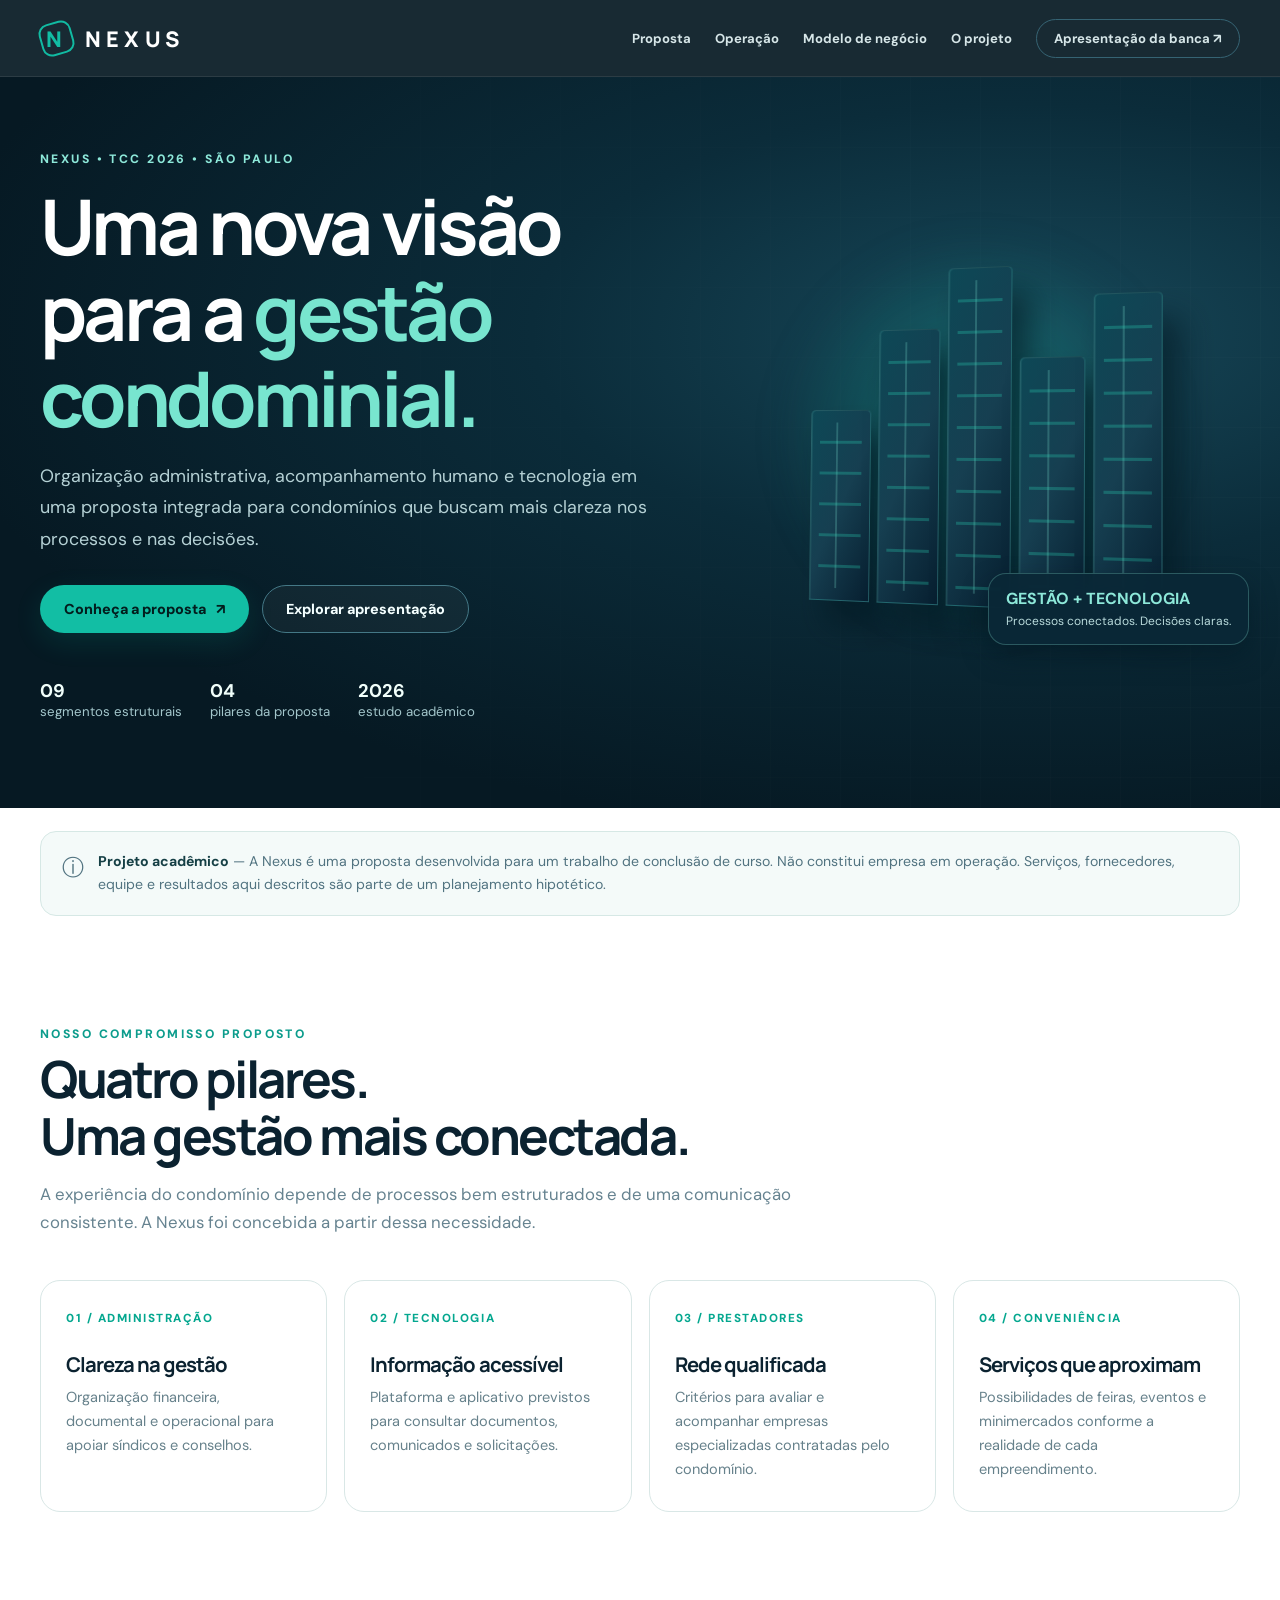
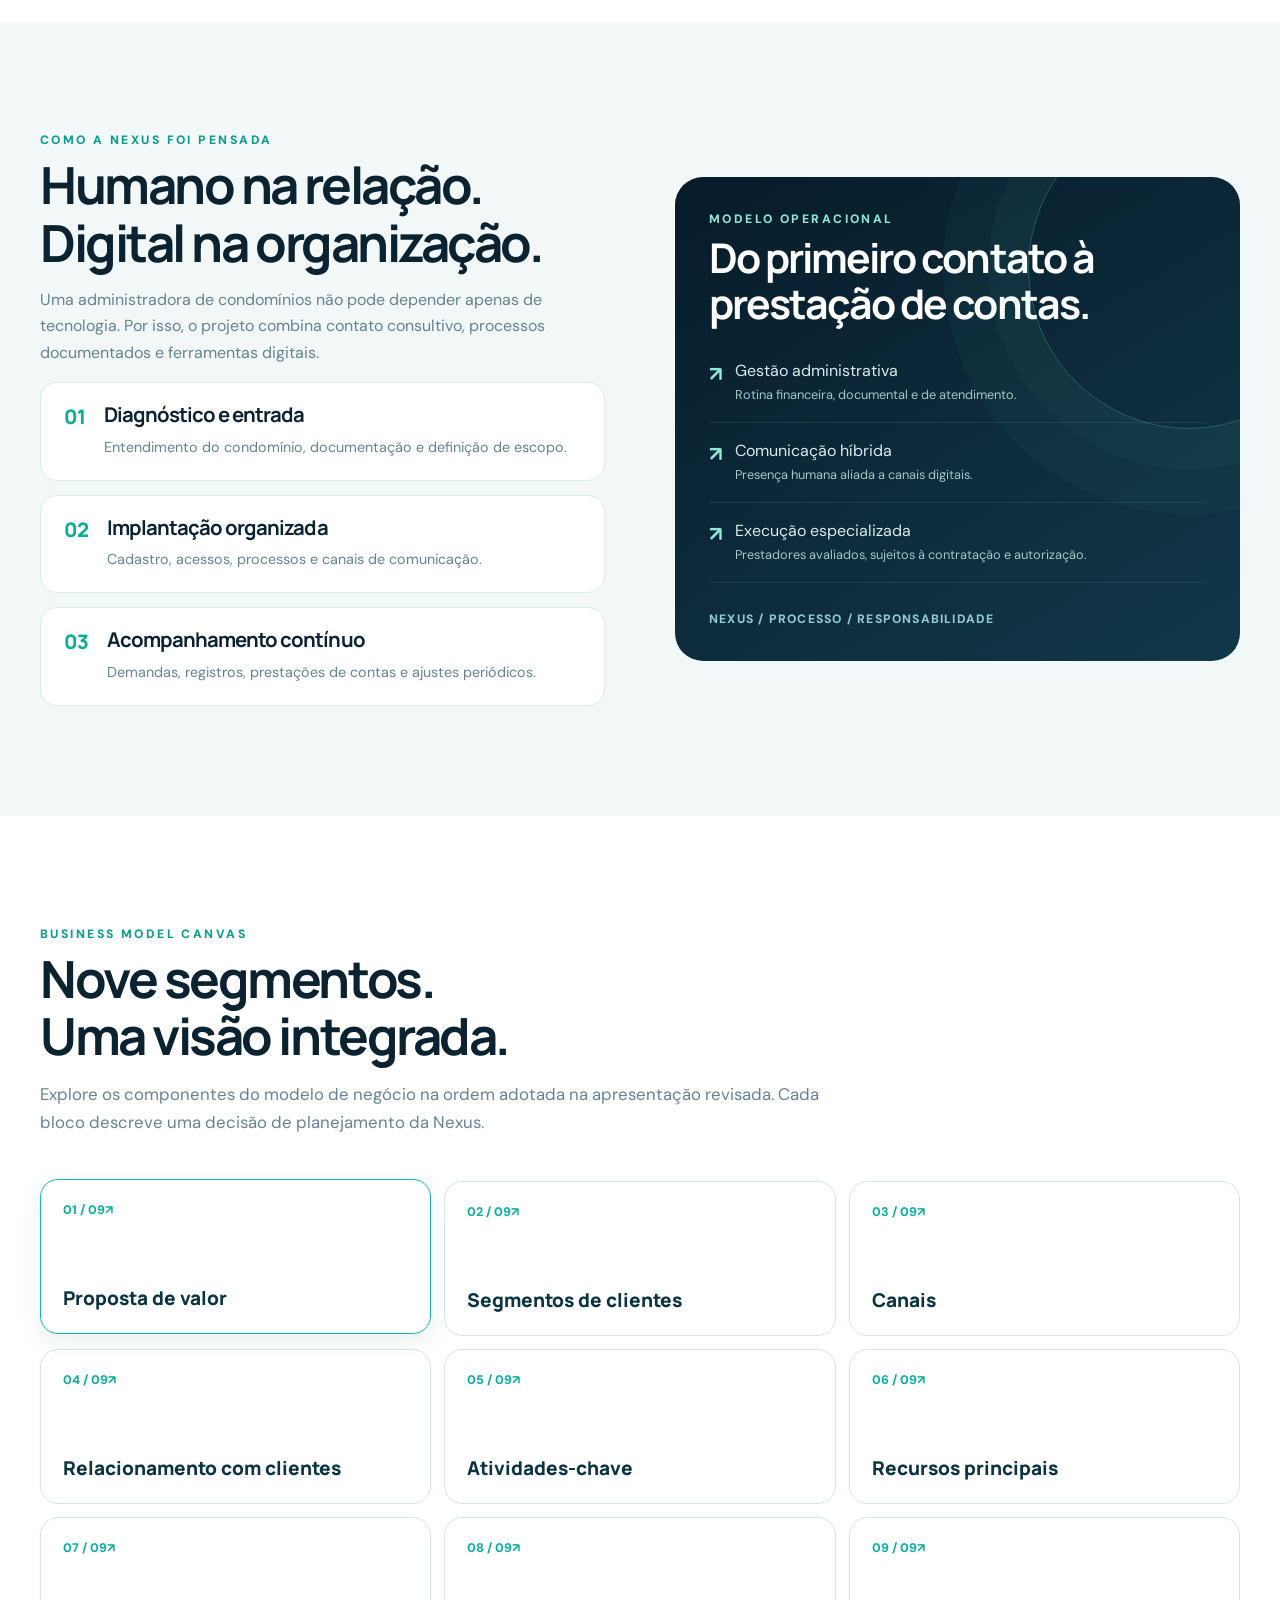
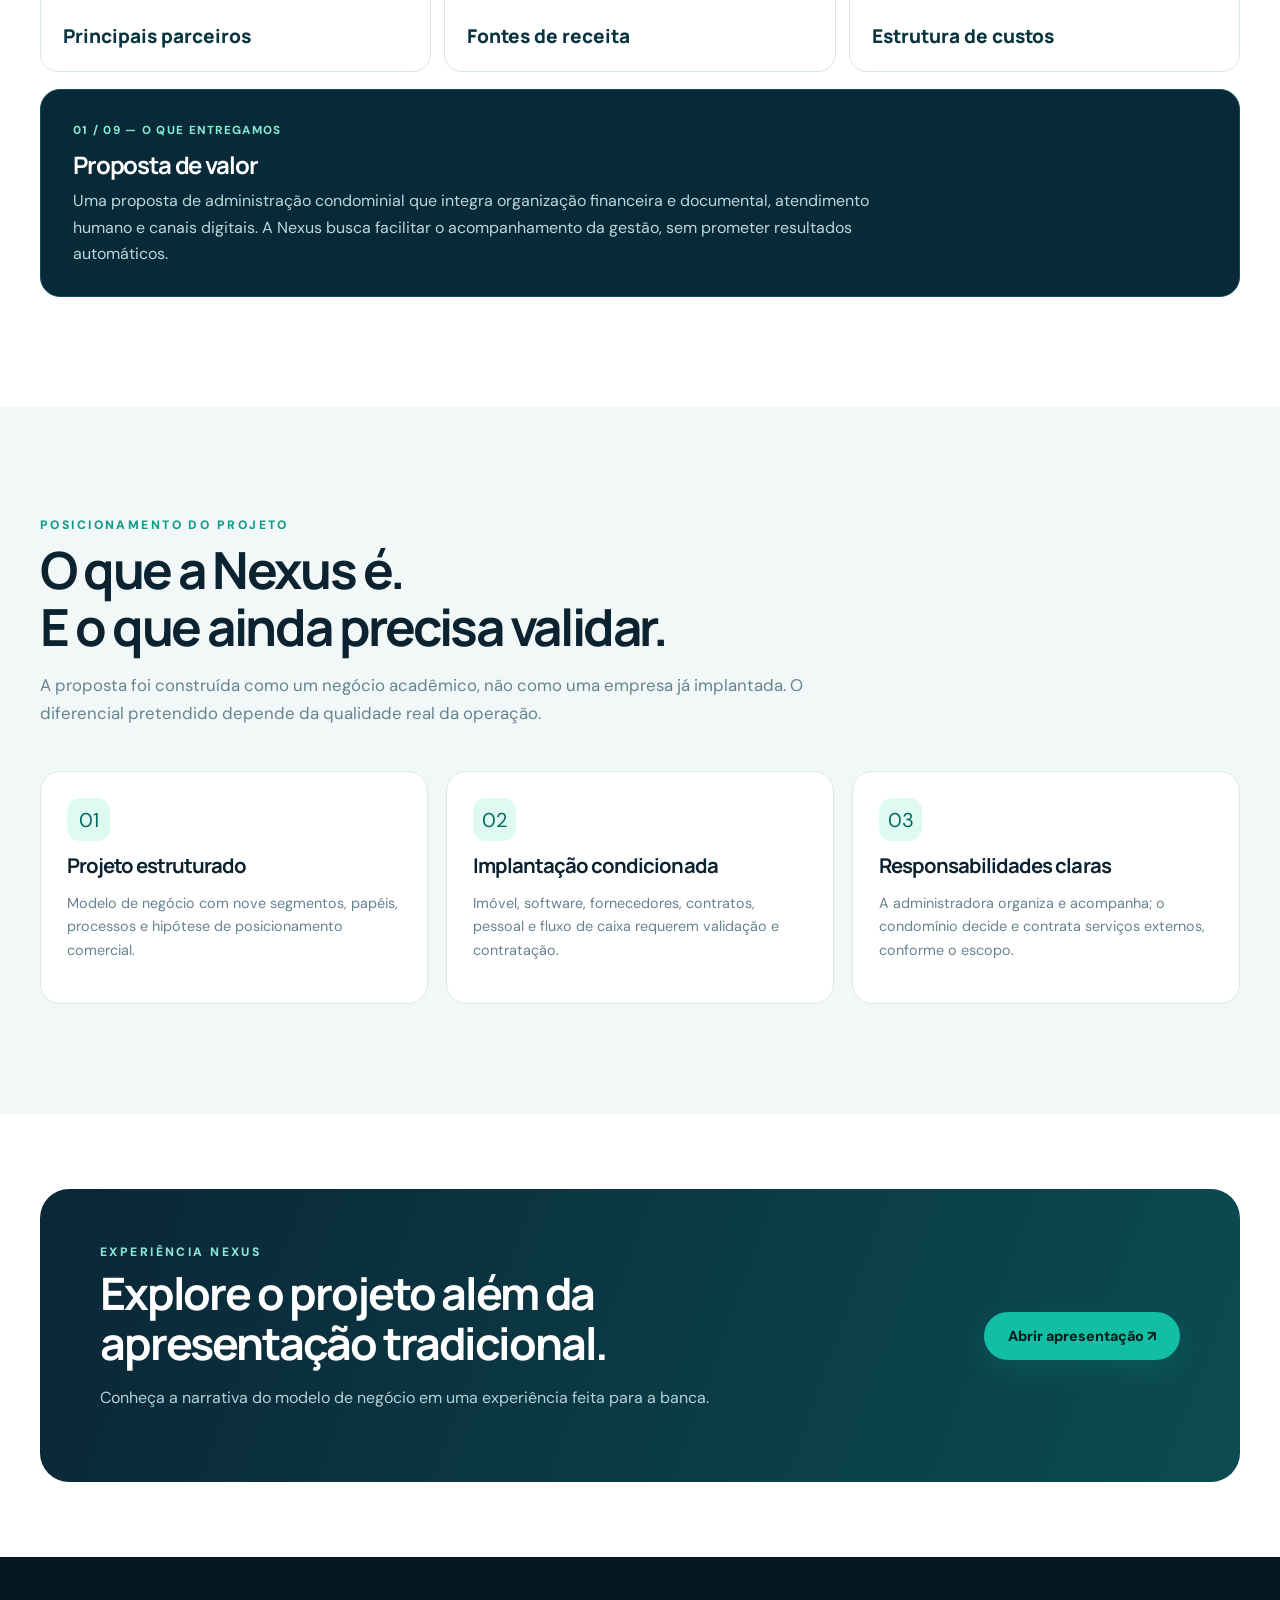
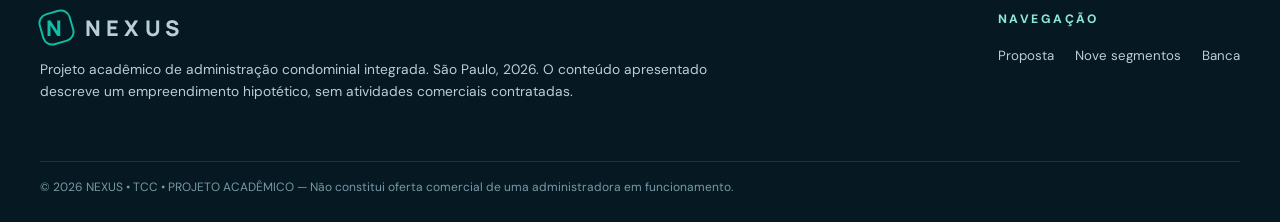
<file: index.html>
<!DOCTYPE html><html lang="pt-BR"><head><meta charset="utf-8"><meta name="viewport" content="width=device-width,initial-scale=1"><meta name="description" content="Conheça a Nexus: projeto acadêmico de uma administradora condominial com gestão integrada, tecnologia e atendimento humano. TCC 2026."><meta name="theme-color" content="#061923"><link rel="icon" type="image/svg+xml" href="assets/favicon.svg"><link rel="stylesheet" href="assets/style.css"><title>NEXUS | Gestão condominial integrada — Projeto acadêmico</title></head><body>
<nav class="nav"><div class="contain nav-inner"><a class="logo" href="#inicio" aria-label="Nexus, início"><span class="mark"><span>N</span></span>NEXUS</a><button class="menu-toggle" id="menuToggle" aria-controls="navLinks" aria-expanded="false">Menu ☰</button><div class="navlinks" id="navLinks"><a href="#proposta">Proposta</a><a href="#operacao">Operação</a><a href="#modelo">Modelo de negócio</a><a href="#projeto">O projeto</a><a class="nav-cta" href="banca/">Apresentação da banca ↗</a></div></div></nav>
<header class="hero" id="inicio"><div class="contain hero-grid"><div class="hero-copy"><div class="eyebrow light">NEXUS • TCC 2026 • SÃO PAULO</div><h1>Uma nova visão para a <span style="color:#78e5cf">gestão condominial.</span></h1><p class="intro">Organização administrativa, acompanhamento humano e tecnologia em uma proposta integrada para condomínios que buscam mais clareza nos processos e nas decisões.</p><div class="hero-actions"><a class="btn btn-primary" href="#proposta">Conheça a proposta <span aria-hidden="true">↗</span></a><a class="btn btn-outline" href="banca/">Explorar apresentação</a></div><div class="hero-cred"><div><b>09</b> segmentos estruturais</div><div><b>04</b> pilares da proposta</div><div><b>2026</b> estudo acadêmico</div></div></div><div class="architecture" aria-hidden="true"><div class="glow"></div><div class="building-set"><div class="tower"></div><div class="tower"></div><div class="tower"></div><div class="tower"></div><div class="tower"></div></div><div class="arch-caption"><strong>GESTÃO + TECNOLOGIA</strong><span>Processos conectados. Decisões claras.</span></div></div></div></header>
<div class="contain" style="margin-top:23px"><div class="notice"><span aria-hidden="true" style="font-size:1.4rem">ⓘ</span><div><b>Projeto acadêmico</b> — A Nexus é uma proposta desenvolvida para um trabalho de conclusão de curso. Não constitui empresa em operação. Serviços, fornecedores, equipe e resultados aqui descritos são parte de um planejamento hipotético.</div></div></div>
<section id="proposta" class="sect"><div class="contain"><div class="section-head reveal"><div class="eyebrow">NOSSO COMPROMISSO PROPOSTO</div><h2>Quatro pilares.<br>Uma gestão mais conectada.</h2><p>A experiência do condomínio depende de processos bem estruturados e de uma comunicação consistente. A Nexus foi concebida a partir dessa necessidade.</p></div><div class="grid-4"><article class="feature reveal"><small>01 / ADMINISTRAÇÃO</small><h3>Clareza na gestão</h3><p>Organização financeira, documental e operacional para apoiar síndicos e conselhos.</p></article><article class="feature reveal"><small>02 / TECNOLOGIA</small><h3>Informação acessível</h3><p>Plataforma e aplicativo previstos para consultar documentos, comunicados e solicitações.</p></article><article class="feature reveal"><small>03 / PRESTADORES</small><h3>Rede qualificada</h3><p>Critérios para avaliar e acompanhar empresas especializadas contratadas pelo condomínio.</p></article><article class="feature reveal"><small>04 / CONVENIÊNCIA</small><h3>Serviços que aproximam</h3><p>Possibilidades de feiras, eventos e minimercados conforme a realidade de cada empreendimento.</p></article></div></div></section>
<section id="operacao" class="sect soft"><div class="contain split"><div class="reveal"><div class="eyebrow">COMO A NEXUS FOI PENSADA</div><h2>Humano na relação.<br>Digital na organização.</h2><p class="muted">Uma administradora de condomínios não pode depender apenas de tecnologia. Por isso, o projeto combina contato consultivo, processos documentados e ferramentas digitais.</p><div class="steps"><div class="step"><div class="step-num">01</div><div><h3>Diagnóstico e entrada</h3><p>Entendimento do condomínio, documentação e definição de escopo.</p></div></div><div class="step"><div class="step-num">02</div><div><h3>Implantação organizada</h3><p>Cadastro, acessos, processos e canais de comunicação.</p></div></div><div class="step"><div class="step-num">03</div><div><h3>Acompanhamento contínuo</h3><p>Demandas, registros, prestações de contas e ajustes periódicos.</p></div></div></div></div><div class="graphic-panel reveal"><div class="eyebrow light">MODELO OPERACIONAL</div><h2 style="font-size:clamp(2rem,3.2vw,3.7rem)">Do primeiro contato à prestação de contas.</h2><div class="data-line"><b>↗</b><div><span>Gestão administrativa</span><p>Rotina financeira, documental e de atendimento.</p></div></div><div class="data-line"><b>↗</b><div><span>Comunicação híbrida</span><p>Presença humana aliada a canais digitais.</p></div></div><div class="data-line"><b>↗</b><div><span>Execução especializada</span><p>Prestadores avaliados, sujeitos à contratação e autorização.</p></div></div><div class="graphic-foot">NEXUS / PROCESSO / RESPONSABILIDADE</div></div></div></section>
<section id="modelo" class="sect"><div class="contain"><div class="section-head reveal"><div class="eyebrow">BUSINESS MODEL CANVAS</div><h2>Nove segmentos.<br>Uma visão integrada.</h2><p>Explore os componentes do modelo de negócio na ordem adotada na apresentação revisada. Cada bloco descreve uma decisão de planejamento da Nexus.</p></div><div id="canvasGrid" class="canvas-grid reveal" role="group" aria-label="Nove segmentos do negócio"></div><div class="detail reveal" id="canvasDetail" aria-live="polite"></div></div></section>
<section id="projeto" class="sect soft"><div class="contain"><div class="section-head reveal"><div class="eyebrow">POSICIONAMENTO DO PROJETO</div><h2>O que a Nexus é.<br>E o que ainda precisa validar.</h2><p>A proposta foi construída como um negócio acadêmico, não como uma empresa já implantada. O diferencial pretendido depende da qualidade real da operação.</p></div><div class="roles"><article class="role reveal"><div class="ico">01</div><h3>Projeto estruturado</h3><p>Modelo de negócio com nove segmentos, papéis, processos e hipótese de posicionamento comercial.</p></article><article class="role reveal"><div class="ico">02</div><h3>Implantação condicionada</h3><p>Imóvel, software, fornecedores, contratos, pessoal e fluxo de caixa requerem validação e contratação.</p></article><article class="role reveal"><div class="ico">03</div><h3>Responsabilidades claras</h3><p>A administradora organiza e acompanha; o condomínio decide e contrata serviços externos, conforme o escopo.</p></article></div></div></section>
<section class="sect compact"><div class="contain"><div class="banner reveal"><div><div class="eyebrow light">EXPERIÊNCIA NEXUS</div><h2>Explore o projeto além da apresentação tradicional.</h2><p>Conheça a narrativa do modelo de negócio em uma experiência feita para a banca.</p></div><a class="btn btn-primary" href="banca/">Abrir apresentação ↗</a></div></div></section>
<footer class="foot"><div class="contain"><div class="foot-grid"><div><a class="logo" href="#inicio"><span class="mark"><span>N</span></span>NEXUS</a><p>Projeto acadêmico de administração condominial integrada. São Paulo, 2026. O conteúdo apresentado descreve um empreendimento hipotético, sem atividades comerciais contratadas.</p></div><div><div class="eyebrow light">NAVEGAÇÃO</div><div class="foot-links"><a href="#proposta">Proposta</a><a href="#modelo">Nove segmentos</a><a href="banca/">Banca</a></div></div></div><div class="foot-bottom">© 2026 NEXUS • TCC • PROJETO ACADÊMICO — Não constitui oferta comercial de uma administradora em funcionamento.</div></div></footer><script src="assets/app.js"></script>  <script defer src="assets/abalion-bridge.js"></script>
</body></html>
</file>
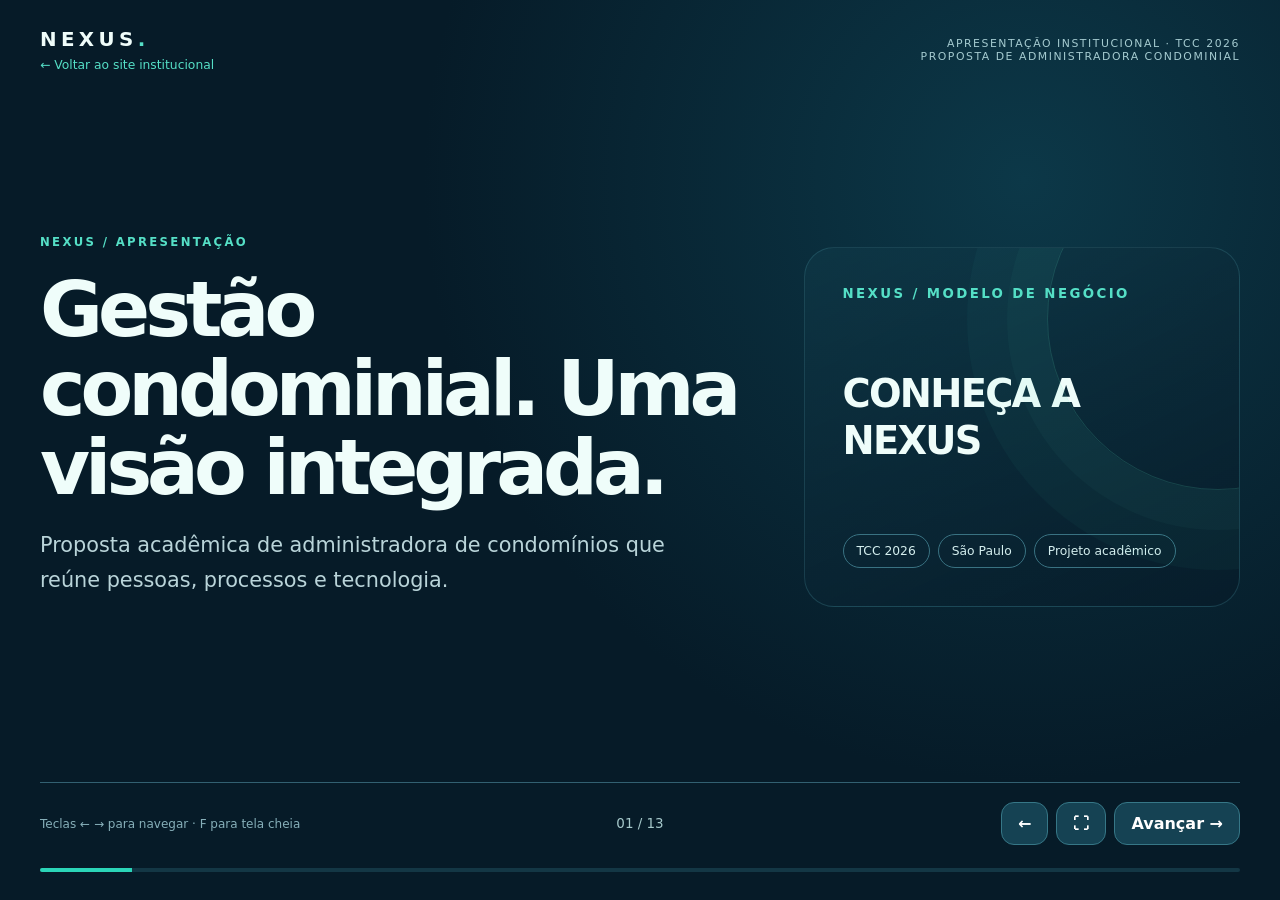
<file: banca/index.html>
<!doctype html><html lang="pt-BR"><head><meta charset="utf-8"><meta name="viewport" content="width=device-width, initial-scale=1"><meta name="theme-color" content="#071b27"><title>NEXUS | Experiência de banca</title><style>
:root{--bg:#061b28;--panel:#0d2e3d;--aqua:#55dfc6;--text:#effdfa;--muted:#a5cbd0;--line:#28576a}
*{box-sizing:border-box}body{margin:0;font-family:system-ui,-apple-system,Segoe UI,Arial,sans-serif;background:radial-gradient(circle at 80% 20%,#0c3848 0%,transparent 48%),var(--bg);color:var(--text);min-height:100dvh}button,a{font:inherit}button{cursor:pointer}.shell{max-width:1450px;min-height:100dvh;margin:0 auto;display:flex;flex-direction:column;padding:28px 40px}.top{display:flex;align-items:center;justify-content:space-between;gap:12px}.logo{font-weight:900;letter-spacing:.22em;font-size:1.24rem}.minitag{font-size:.68rem;letter-spacing:.14em;text-transform:uppercase;color:var(--muted);text-align:right}.back{font-size:.77rem;text-decoration:none;color:var(--aqua);display:block;margin-top:7px}.main{flex:1;display:grid;grid-template-columns:1.25fr .75fr;align-items:center;gap:36px;padding:48px 0}.copy{max-width:850px}.eyebrow{font-weight:800;letter-spacing:.2em;text-transform:uppercase;font-size:.73rem;color:var(--aqua)}h1{font-size:clamp(2.7rem,6vw,6.2rem);line-height:1.03;letter-spacing:-.065em;margin:21px 0}p{font-size:clamp(1rem,1.7vw,1.3rem);line-height:1.7;color:#b9d4d9;max-width:680px}.aside{min-height:360px;border:1px solid #3877855c;border-radius:30px;background:linear-gradient(155deg,#113c4b88,#071c2ad9);padding:38px;position:relative;display:flex;flex-direction:column;justify-content:space-between;overflow:hidden}.aside:after{content:'';position:absolute;width:340px;height:340px;border-radius:50%;border:1px solid #5fdfbe2c;right:-150px;top:-100px;box-shadow:0 0 0 40px #47d1b90a,0 0 0 80px #47d1b909}.aside small{color:var(--aqua);font-weight:800;letter-spacing:.18em}.aside h2{font-size:clamp(1.8rem,3vw,3rem);letter-spacing:-.045em;line-height:1.2;margin:22px 0}.aside .chips{display:flex;gap:8px;flex-wrap:wrap}.chip{border:1px solid #397282;border-radius:99px;padding:9px 13px;font-size:.77rem;color:#d4eeee}.bottom{border-top:1px solid #326071;display:grid;grid-template-columns:1fr auto 1fr;gap:24px;align-items:center;padding:19px 0 6px}.controls{display:flex;gap:8px;justify-self:end}button{background:#154253;border:1px solid #367787;color:white;border-radius:13px;padding:11px 16px;font-weight:700;min-height:43px}button:hover{background:#216070}button:focus-visible{outline:2px solid var(--aqua);outline-offset:2px}.counter{color:#a6c9cb;font-size:.84rem;min-width:82px;text-align:center}.progress{height:4px;background:#133745;margin-top:17px;border-radius:6px;overflow:hidden}.bar{height:100%;background:#2bd5b8;transition:width .26s ease}.notes{font-size:.75rem;color:#86afb9}.summary-list{display:grid;gap:12px}.summary-item{display:flex;gap:12px;align-items:center;color:#c3dede}.summary-item b{color:var(--aqua);font-size:1.25rem}.mobile-hint{display:none}@media(max-width:830px){.shell{padding:17px 19px}.main{grid-template-columns:1fr;gap:14px;padding:34px 0}.aside{min-height:220px;padding:24px}.aside h2{font-size:1.7rem}.bottom{grid-template-columns:1fr auto;gap:12px}.notes{display:none}.controls{justify-self:end}.mobile-hint{display:block;font-size:.72rem;color:var(--muted)}h1{font-size:clamp(2.7rem,11vw,4.5rem)}}@media(prefers-reduced-motion:reduce){.bar{transition:none}}</style></head><body>
<div class="shell"><div class="top"><div><div class="logo">NEXUS<span style="color:#55dfc6">.</span></div><a class="back" href="../">← Voltar ao site institucional</a></div><div class="minitag">Apresentação institucional · TCC 2026<br>Proposta de administradora condominial</div></div><main class="main"><article class="copy" aria-live="polite"><div id="sLabel" class="eyebrow"></div><h1 id="sTitle"></h1><p id="sText"></p></article><aside class="aside"><small id="sMark">NEXUS / MODELO DE NEGÓCIO</small><h2 id="sAside"></h2><div id="sChips" class="chips"></div></aside></main><div class="bottom"><span class="notes">Teclas ← → para navegar · F para tela cheia</span><div class="counter" id="counter">01 / 13</div><div class="controls"><button type="button" id="prev" aria-label="Voltar slide">←</button><button type="button" id="full" aria-label="Tela cheia">⛶</button><button type="button" id="next" aria-label="Próximo slide">Avançar →</button></div></div><div class="progress"><div class="bar" id="bar"></div></div><div class="mobile-hint" style="padding-top:10px">Use os botões para navegar pelos 13 quadros.</div></div>
<script>
const slides=[
 ['NEXUS / APRESENTAÇÃO','Gestão condominial. Uma visão integrada.','Proposta acadêmica de administradora de condomínios que reúne pessoas, processos e tecnologia.','CONHEÇA A NEXUS',['TCC 2026','São Paulo','Projeto acadêmico']],
 ['O PROBLEMA','Uma rotina complexa exige organização.','Síndicos e conselhos lidam com cobranças, documentos, fornecedores, manutenção, comunicação e decisões.','DESAFIOS DA GESTÃO',['Finanças','Documentos','Pessoas']],
 ['01 / PROPOSTA DE VALOR','Mais clareza. Mais acompanhamento.','A proposta da Nexus é reunir informações, atendimento consultivo e tecnologia para apoiar a gestão e facilitar a comunicação.','NOSSA PROMESSA',['Organização','Transparência','Acompanhamento']],
 ['02 / CLIENTES','Pensada para condomínios exigentes.','O estudo contempla condomínios residenciais de maior porte, administrados por síndicos profissionais, e empreendimentos corporativos.','PÚBLICO-ALVO',['Residenciais','Síndicos','Corporativos']],
 ['03 / CANAIS','Presença onde começa a confiança.','Site institucional, busca, LinkedIn, contato comercial, indicações e eventos são os canais previstos para apresentar o negócio.','CONEXÕES',['Site','LinkedIn','Indicações']],
 ['04 / RELACIONAMENTO','Tecnologia e atendimento humano.','O modelo prevê implantação assistida, atendimento híbrido, registros de solicitações e prestação de contas periódica.','EXPERIÊNCIA',['Atendimento híbrido','Registros','Rotina']],
 ['05 / ATIVIDADES','Rotina acompanhada de ponta a ponta.','Organização financeira e documental, atendimento, coordenação de fornecedores e relatórios administrativos formam o trabalho central.','OPERAÇÃO',['Finanças','Documentos','Fornecedores']],
 ['06 / RECURSOS','Pessoas, estrutura e ferramentas.','A estrutura planejada combina cinco funções de equipe, escritório de referência em São Paulo e tecnologia contratada externamente.','CAPACIDADE',['Equipe','Escritório','Plataforma']],
 ['07 / PARCEIROS','Rede de execução especializada.','Empresas externas poderão atender necessidades de manutenção, segurança, conservação, paisagismo e conveniência, mediante seleção e aprovação.','REDE PROJETADA',['Homologação','Qualidade','Autorização']],
 ['08 / RECEITAS','Um modelo de remuneração planejado.','Honorários administrativos e serviços extraordinários contratados separadamente. As receitas de conveniência são possibilidades, não garantias.','MODELO COMERCIAL',['Honorários','Extras','Conveniências']],
 ['09 / CUSTOS','Sustentabilidade vem do planejamento.','Equipe, imóvel, tecnologia e capital de giro são elementos centrais. A viabilidade depende da conquista de clientes e do controle das despesas.','DISCIPLINA FINANCEIRA',['Pessoal','Tecnologia','Capital de giro']],
 ['IMPLANTAÇÃO','Da ideia à operação: etapas de validação.','O plano ainda precisaria validar contratos, preços, tecnologia, conformidade e segurança financeira antes de qualquer lançamento efetivo.','RESPONSABILIDADE',['Cotações','Testes','Contratos']],
 ['CONCLUSÃO','Nexus. Gestão com mais clareza.','Uma proposta acadêmica de integração condominial, construída para demonstrar visão de negócio, processos e disciplina de planejamento.','OBRIGADO',['TCC 2026','Nove segmentos','Nexus']]
];let i=0;const $=id=>document.getElementById(id);function render(){const [l,t,p,a,tags]=slides[i];$('sLabel').textContent=l;$('sTitle').textContent=t;$('sText').textContent=p;$('sAside').textContent=a;$('sChips').replaceChildren(...tags.map(v=>{let e=document.createElement('span');e.className='chip';e.textContent=v;return e}));$('counter').textContent=`${String(i+1).padStart(2,'0')} / ${slides.length}`;$('bar').style.width=((i+1)/slides.length*100)+'%'}
function move(n){i=Math.max(0,Math.min(slides.length-1,i+n));render()}$('next').addEventListener('click',()=>move(1));$('prev').addEventListener('click',()=>move(-1));$('full').addEventListener('click',()=>document.documentElement.requestFullscreen?.());document.addEventListener('keydown',e=>{if(e.key==='ArrowRight')move(1);if(e.key==='ArrowLeft')move(-1);if(e.key.toLowerCase()==='f'&&e.target.tagName!=='INPUT')document.documentElement.requestFullscreen?.()});render();
</script></body></html>
</file>
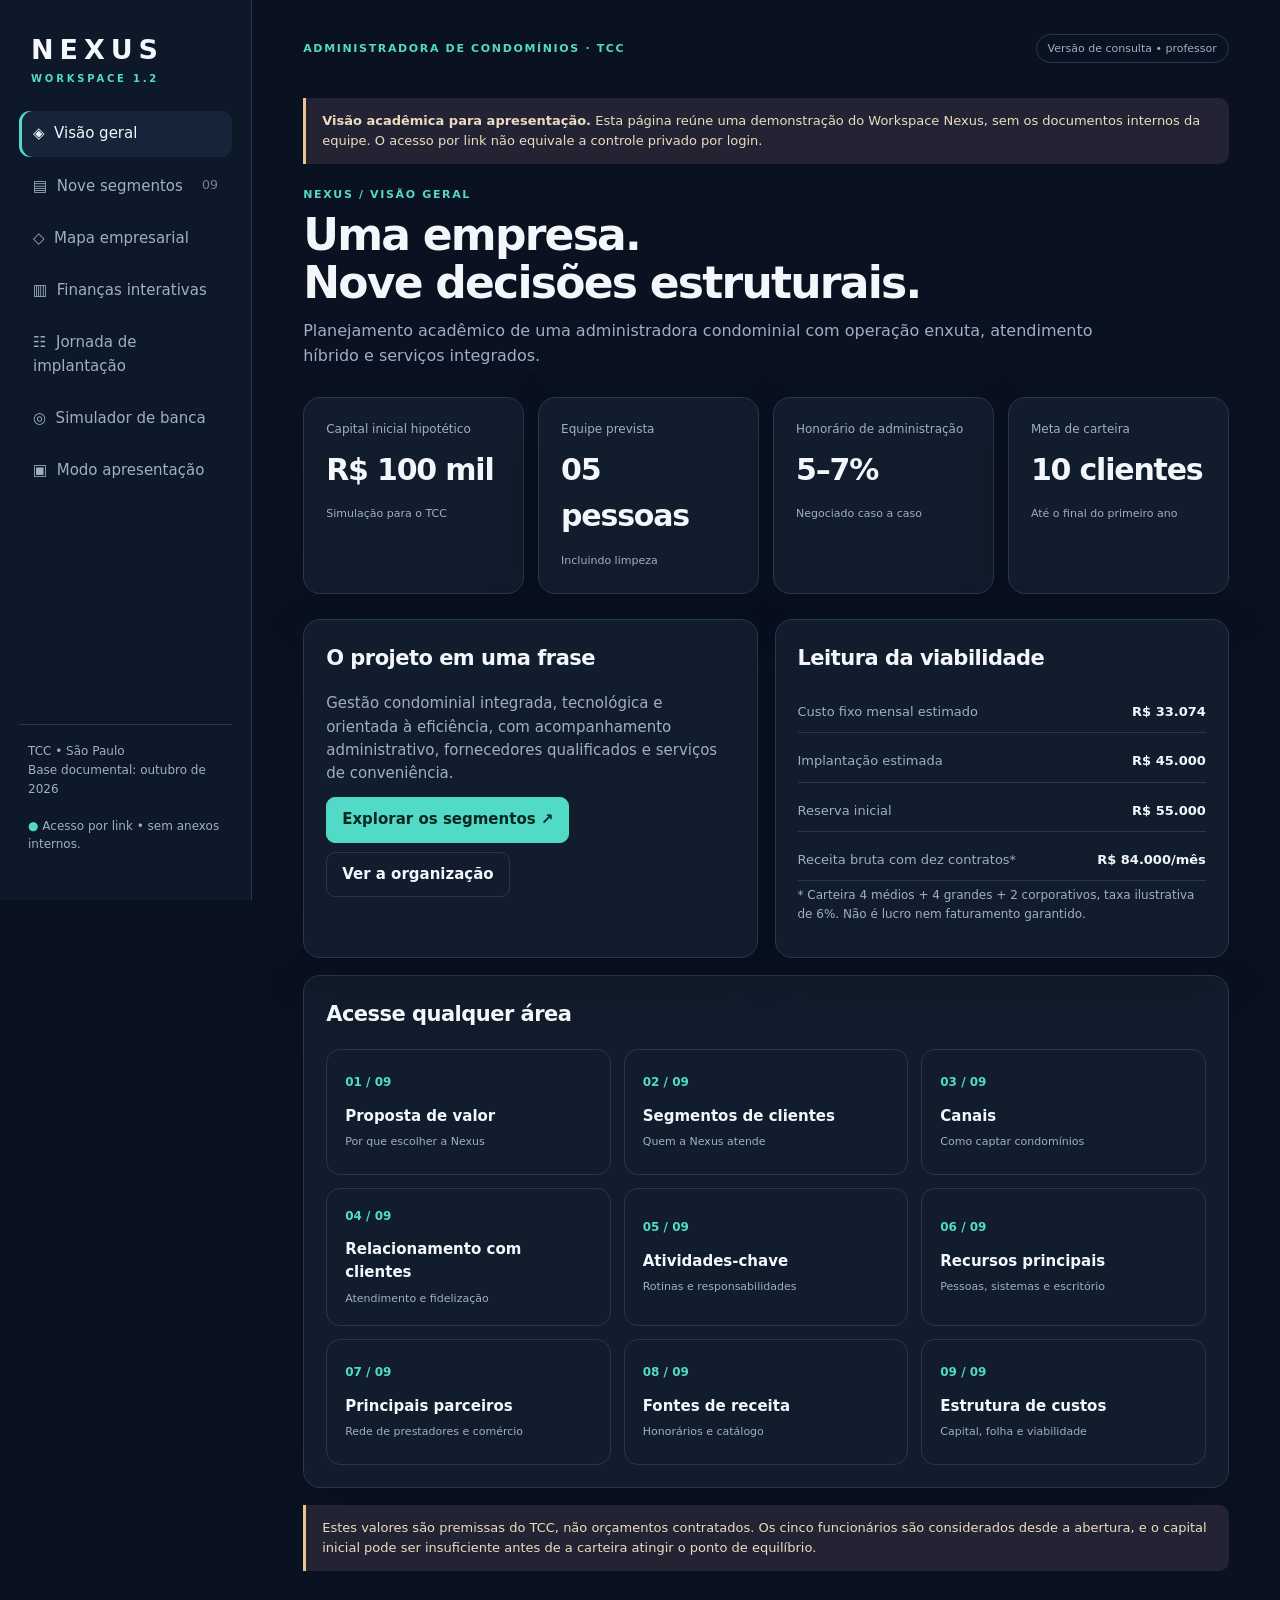
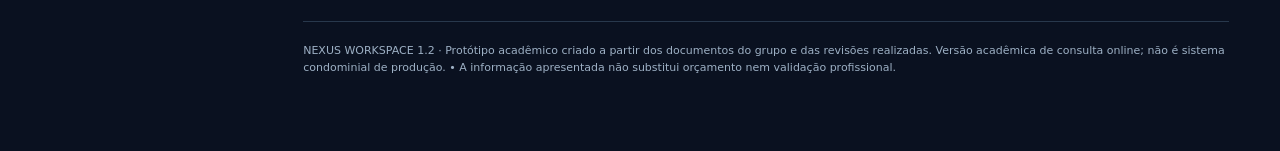
<file: professor/index.html>
<!doctype html><html lang="pt-BR"><head><meta charset="UTF-8"><meta name="viewport" content="width=device-width, initial-scale=1"><title>NEXUS | Visão da equipe para o professor — TCC</title><meta name="robots" content="noindex,nofollow"><meta name="description" content="Workspace acadêmico da Nexus: nove segmentos, mapa empresarial, simulador financeiro, treinamento de banca e documentos."><link rel="stylesheet" href="style.css"></head><body><div class="mobile-head"><strong>NEXUS</strong><button id="menuToggle" aria-label="Abrir menu">☰ Menu</button></div><div class="shell"><aside class="sidebar" id="sidebar"><div class="logo">NEXUS<small>WORKSPACE 1.2</small></div><nav class="nav" id="nav" aria-label="Menu principal"><button data-page="inicio" class="active">◈ &nbsp;Visão geral</button><button data-page="segmentos">▤ &nbsp;Nove segmentos <small>09</small></button><button data-page="mapa">◇ &nbsp;Mapa empresarial</button><button data-page="financas">▥ &nbsp;Finanças interativas</button><button data-page="tarefas">☷ &nbsp;Jornada de implantação</button><button data-page="banca">◎ &nbsp;Simulador de banca</button><button data-page="apresentacao">▣ &nbsp;Modo apresentação</button></nav><div class="sidefoot">TCC • São Paulo<br>Base documental: outubro de 2026<br><br><span class="success">●</span> Acesso por link • sem anexos internos.</div></aside><main class="main"><div class="topline"><span class="overline">Administradora de condomínios · TCC</span><span class="tag">Versão de consulta • professor</span></div>
<section class="section active" id="inicio"><div class="warning" style="margin-bottom:18px"><strong>Visão acadêmica para apresentação.</strong> Esta página reúne uma demonstração do Workspace Nexus, sem os documentos internos da equipe. O acesso por link não equivale a controle privado por login.</div><span class="overline">Nexus / Visão geral</span><h1>Uma empresa.<br>Nove decisões estruturais.</h1><p class="lead">Planejamento acadêmico de uma administradora condominial com operação enxuta, atendimento híbrido e serviços integrados.</p><div class="metrics"><div class="metric"><span>Capital inicial hipotético</span><strong>R$ 100 mil</strong><small>Simulação para o TCC</small></div><div class="metric"><span>Equipe prevista</span><strong>05 pessoas</strong><small>Incluindo limpeza</small></div><div class="metric"><span>Honorário de administração</span><strong>5–7%</strong><small>Negociado caso a caso</small></div><div class="metric"><span>Meta de carteira</span><strong>10 clientes</strong><small>Até o final do primeiro ano</small></div></div><div class="grid2"><article class="card"><h2>O projeto em uma frase</h2><p>Gestão condominial integrada, tecnológica e orientada à eficiência, com acompanhamento administrativo, fornecedores qualificados e serviços de conveniência.</p><div class="buttons"><button class="button" data-go="segmentos">Explorar os segmentos ↗</button><button class="ghost" data-go="mapa">Ver a organização</button></div></article><article class="card"><h2>Leitura da viabilidade</h2><div class="statlist"><div class="statrow"><span>Custo fixo mensal estimado</span><b>R$ 33.074</b></div><div class="statrow"><span>Implantação estimada</span><b>R$ 45.000</b></div><div class="statrow"><span>Reserva inicial</span><b>R$ 55.000</b></div><div class="statrow"><span>Receita bruta com dez contratos*</span><b>R$ 84.000/mês</b></div></div><p class="subtle">* Carteira 4 médios + 4 grandes + 2 corporativos, taxa ilustrativa de 6%. Não é lucro nem faturamento garantido.</p></article></div><div class="card" style="margin-top:17px"><h2>Acesse qualquer área</h2><div class="segment-grid" id="homeSegments"></div></div><p class="warning" style="margin-top:17px">Estes valores são premissas do TCC, não orçamentos contratados. Os cinco funcionários são considerados desde a abertura, e o capital inicial pode ser insuficiente antes de a carteira atingir o ponto de equilíbrio.</p></section>
<section class="section" id="segmentos"><span class="overline">Conteúdo / Planejamento</span><h1>Os nove segmentos</h1><p class="lead">Os nove segmentos seguem a ordem da apresentação revisada: proposta de valor, clientes, canais, relacionamento, atividades, recursos, parceiros, receitas e custos. Clique para explorar.</p><div class="segment-grid" id="segmentGrid"></div><article class="card" id="segmentDetail" style="margin-top:20px" aria-live="polite"><h2>Selecione um segmento</h2><p>Abra qualquer um dos nove blocos para consultar seu conteúdo.</p></article></section>
<section class="section" id="mapa"><span class="overline">Operação / Estrutura</span><h1>Mapa empresarial</h1><p class="lead">Quem faz o quê, como um atendimento circula e como os parceiros entram na operação.</p><div class="card"><h2>Organograma da Nexus</h2><div class="org"><div class="node"><b>Diretor / fundador</b><span>Gestão geral, finanças e contratos</span></div><div class="subtle">│</div><div class="children"><div class="node"><b>Gestor condominial</b><span>Contratos e fornecedores</span></div><div class="node"><b>Atendimento híbrido</b><span>Digital e presencial</span></div><div class="node"><b>Marketing / comercial</b><span>Prospecção e marca</span></div><div class="node"><b>Auxiliar de limpeza</b><span>Escritório Nexus</span></div></div></div><p class="subtle" style="margin-top:20px">Serviços especializados de contabilidade, jurídico e suporte técnico: terceirizados.</p></div><div class="card" style="margin-top:16px"><h2>Fluxos operacionais</h2><div class="tabs" id="flowTabs"></div><div id="flowDetail"></div></div><div class="card" style="margin-top:16px"><h2>Parceiros simulados</h2><div class="tablewrap"><table><thead><tr><th>Empresa fictícia</th><th>Especialidade</th></tr></thead><tbody><tr><td>Sentinel Segurança</td><td>Vigilância patrimonial</td></tr><tr><td>Brilho Limpeza</td><td>Limpeza de áreas comuns</td></tr><tr><td>Max Manutenção Predial</td><td>Manutenção</td></tr><tr><td>Verde Vida</td><td>Jardinagem</td></tr><tr><td>Mercado Vizinhança</td><td>Minimercado</td></tr><tr><td>Feira Viva</td><td>Feiras e eventos</td></tr><tr><td>TecCon Equipamentos</td><td>Materiais e equipamentos</td></tr></tbody></table></div><p class="subtle">Os sete nomes são fictícios, usados no cenário acadêmico. Custos dependem de escopo. Não representam fornecedores contratados.</p></div></section>
<section class="section" id="financas"><span class="overline">Análise / Simulador</span><h1>Finanças interativas</h1><p class="lead">Teste uma carteira de condomínios e a taxa de administração. Os resultados são projeções didáticas, não previsão de lucro fiscal.</p><div class="grid2"><article class="card"><h2>Configurar cenário</h2><div class="formline"><label for="rate">Taxa de administração</label><input type="range" id="rate" min="5" max="7" step="0.5" value="6"><output id="rateOut">6%</output></div><div class="fields"><label>Médios (despesa R$ 100 mil)<input id="medium" type="number" min="0" max="100" value="4"></label><label>Grandes (despesa R$ 150 mil)<input id="large" type="number" min="0" max="100" value="4"></label><label>Corporativos (despesa R$ 200 mil)<input id="corp" type="number" min="0" max="100" value="2"></label><label>Custos variáveis por contrato (R$)<input id="variable" type="number" min="0" max="20000" step="50" value="350"></label><label>Custo fixo mensal (R$)<input id="fixed" type="number" min="0" max="999999" value="33074"></label><label>Provisão tributária ilustrativa (%)<input id="tax" type="number" min="0" max="50" step="0.5" value="10"></label></div><div class="buttons" style="margin-top:16px"><button class="ghost" id="resetFinance">Restaurar premissas</button><button class="ghost" id="downloadFinance">Exportar cenário CSV</button></div></article><article class="card"><h2>Resultado do cenário</h2><div class="metrics" style="grid-template-columns:repeat(2,1fr);margin:10px 0"><div class="metric"><span>Receita bruta</span><strong id="financeRevenue">—</strong></div><div class="metric"><span>Resultado estimado</span><strong id="financeResult">—</strong></div></div><div class="statlist"><div class="statrow"><span>Condomínios ativos</span><b id="financeCount">—</b></div><div class="statrow"><span>Custos fixos</span><b id="financeFixed">—</b></div><div class="statrow"><span>Custos variáveis</span><b id="financeVariable">—</b></div><div class="statrow"><span>Reserva tributária</span><b id="financeTax">—</b></div></div><svg class="graph" id="financeGraph" viewBox="0 0 600 210" role="img" aria-label="Barras da receita e custos"></svg></article></div><div class="card" style="margin-top:16px"><h2>Carteiras de referência</h2><div class="grid3" id="scenarios"></div><p class="subtle">Os cenários representam carteiras estabilizadas com 3, 6 e 10 contratos; não pressupõem que todos tenham sido conquistados no primeiro dia. Valores de clientes baseados na tabela do grupo.</p></div><p class="warning" style="margin-top:16px">A simulação original apontou risco de falta de capital de giro durante a aquisição gradual. Tributação de 10% e provisão trabalhista são hipóteses, não alíquotas legais. Investimento R$ 45 mil + reserva R$ 55 mil: valores estimados.</p></section>
<section class="section" id="tarefas">
  <span class="overline">Operação / Caminho de implantação</span>
  <h1>Jornada de implantação</h1>
  <p class="lead">Como a Nexus poderia sair do planejamento acadêmico e chegar à operação, de maneira responsável. Esta é uma visão de etapas e dependências — não é um quadro de tarefas nem um registro de atividades concluídas.</p>
  <div class="journey">
    <article class="card journey-stage">
      <div class="journey-mark">01 / PREPARAÇÃO</div>
      <h2>Confirmar a base</h2>
      <p>O projeto começa pela consistência das decisões, não pela contratação imediata de serviços.</p>
      <ul>
        <li>Validar contratos e delimitar responsabilidades entre administradora e condomínio.</li>
        <li>Confirmar despesas, salários, encargos e projeção de caixa com profissionais adequados.</li>
        <li>Revisar a base de honorários de 5% a 7% e o mínimo sugerido; são premissas do TCC.</li>
      </ul>
      <button class="ghost" data-go="financas">Explorar os cenários financeiros ↗</button>
    </article>
    <article class="card journey-stage">
      <div class="journey-mark">02 / ESTRUTURAÇÃO</div>
      <h2>Preparar pessoas e tecnologia</h2>
      <p>O plano prevê cinco profissionais, escritório e sistema com identidade Nexus.</p>
      <ul>
        <li>Definir a estrutura física na Vila Mariana com condições contratuais reais.</li>
        <li>Avaliar propostas de aplicativo white label e requisitos de segurança de dados.</li>
        <li>Documentar critérios de avaliação e homologação de prestadores.</li>
      </ul>
      <button class="ghost" data-go="mapa">Visualizar a estrutura da equipe ↗</button>
    </article>
    <article class="card journey-stage">
      <div class="journey-mark">03 / OPERAÇÃO-PILOTO</div>
      <h2>Verificar o fluxo completo</h2>
      <p>Antes de ampliar a carteira, o processo precisa funcionar do primeiro contato até a prestação de contas.</p>
      <ul>
        <li>Testar cadastro, documentos, cobrança, solicitações e autorização de despesas.</li>
        <li>Separar registro digital 24h de atendimento humano ou plantão efetivamente contratado.</li>
        <li>Revisar responsabilidades de síndico, conselho, Nexus e especialistas.</li>
      </ul>
      <button class="ghost" data-go="mapa">Ver os fluxos de atendimento ↗</button>
    </article>
    <article class="card journey-stage">
      <div class="journey-mark">04 / CRESCIMENTO</div>
      <h2>Ampliar com controle</h2>
      <p>A meta acadêmica é de até dez condomínios no primeiro ano. A velocidade real de aquisição ainda não foi testada.</p>
      <ul>
        <li>Acompanhar capacidade da equipe, caixa e qualidade do atendimento.</li>
        <li>Negociar conveniências, feiras e minimercados somente quando houver demanda e autorização.</li>
        <li>Expandir depois que a operação inicial demonstrar capacidade de entrega.</li>
      </ul>
      <button class="ghost" data-go="segmentos">Revisitar os nove segmentos ↗</button>
    </article>
  </div>
  <div class="grid2" style="margin-top:17px">
    <article class="card"><h2>Quem decide?</h2><p>O síndico e os órgãos competentes do condomínio autorizam as contratações e despesas que lhes cabem. A Nexus organiza, informa e acompanha; prestadores especializados executam seus serviços conforme a habilitação necessária.</p><button class="ghost" data-segment="6">Conhecer os parceiros ↗</button></article>
    <article class="card"><h2>O que ainda é hipótese?</h2><p>Preços, contratos, software, carteira de clientes e viabilidade financeira precisam de pesquisa ou negociação real. Os sete parceiros exibidos são nomes ilustrativos do TCC, sem vínculo comercial confirmado.</p><a class="ghost" href="../banca/" style="display:inline-flex;text-decoration:none">Ver apresentação pública da banca ↗</a></article>
  </div>
  <p class="warning" style="margin-top:18px">A jornada apresenta uma sequência possível de implantação, não tarefas a cumprir neste site. A Nexus é um projeto acadêmico e não é apresentada como administradora em funcionamento.</p>
</section>
<section class="section" id="banca"><span class="overline">Treinamento / Preparação</span><h1>Simulador de banca</h1><p class="lead">Perguntas baseadas nas decisões do TCC. Responda, veja justificativas e treine os argumentos antes da apresentação.</p><div class="grid2"><article class="card"><div class="statrow"><span>Questão</span><b id="quizIndex">1/12</b></div><div class="bar"><div id="quizBar" style="width:0%"></div></div><div class="question" id="quizQuestion"></div><div id="quizOptions"></div><div id="quizFeedback"></div><div class="buttons"><button class="button" id="quizNext" style="display:none">Próxima pergunta →</button><button class="ghost" id="quizRestart">Reiniciar</button></div></article><article class="card"><h2>Preparação para a banca</h2><div class="metric"><span>Pontuação na rodada</span><strong id="quizScore">0/0</strong></div><h3 style="margin-top:24px">Temas cobrados</h3><p>Modelo de negócio • equipe • parceiros • aplicativo • receitas • contratos • custos • riscos • limitações das projeções</p><p class="subtle">Pontuação armazenada somente na sessão atual. Respostas incorretas mostram a explicação correta.</p></article></div></section>
<section class="section" id="apresentacao"><span class="overline">Apresentação / Banca</span><h1>Modo apresentação</h1><p class="lead">Percurso guiado com visual em tela cheia. Use as setas do teclado ou os botões na tela.</p><div class="card"><div class="statrow"><span>Apresentação Nexus</span><span id="slideCounter">01 / 08</span></div><div id="slideCanvas" style="min-height:390px;padding:42px 16px;display:flex;flex-direction:column;justify-content:center;align-items:center;text-align:center"></div><div class="buttons" style="justify-content:space-between"><button class="ghost" id="slidePrev">← Anterior</button><div class="buttons"><button class="ghost" id="fullscreen">Tela cheia</button><button class="button" id="slideNext">Próximo →</button></div></div></div></section>
<div class="footer">NEXUS WORKSPACE 1.2 · Protótipo acadêmico criado a partir dos documentos do grupo e das revisões realizadas. Versão acadêmica de consulta online; não é sistema condominial de produção. <span id="clockstamp"></span></div></main></div><script src="app.js"></script></body></html>
</file>
<file: assets/style.css>
@import url('https://fonts.googleapis.com/css2?family=DM+Sans:wght@400;500;600;700;800&family=Manrope:wght@400;500;600;700;800&display=swap');
:root{--ink:#0b2230;--deep:#061722;--deep2:#103244;--teal:#12bea4;--teal2:#8de8d9;--mute:#668390;--line:#dbe9e8;--off:#f2f8f7;--white:#fff;--r:22px;--max:1200px}
*{box-sizing:border-box}html{scroll-behavior:smooth}body{margin:0;color:var(--ink);font-family:'DM Sans',system-ui,sans-serif;background:var(--white);-webkit-font-smoothing:antialiased}button,a{ -webkit-tap-highlight-color:transparent }button{font:inherit}a{text-decoration:none;color:inherit}a:focus-visible,button:focus-visible{outline:3px solid #0bc5af;outline-offset:3px}.contain{width:min(var(--max),calc(100% - 44px));margin:0 auto}p{line-height:1.65}h1,h2,h3{font-family:Manrope,system-ui,sans-serif;line-height:1.12;letter-spacing:-.048em}h1{font-size:clamp(3rem,6vw,6rem);margin:16px 0 20px;max-width:980px}h2{font-size:clamp(2.2rem,4vw,4.15rem);margin:8px 0 16px}h3{font-size:1.27rem;margin:0 0 10px}.eyebrow{font-size:.76rem;font-weight:800;text-transform:uppercase;letter-spacing:.2em;color:#0c9c8c}.eyebrow.light{color:var(--teal2)}.muted{color:var(--mute)}.muted-light{color:#bbd3d9}.btn{display:inline-flex;align-items:center;justify-content:center;gap:10px;border-radius:999px;padding:14px 23px;font-size:.9rem;font-weight:800;min-height:48px;border:1px solid transparent;transition:transform .18s,background .2s,box-shadow .2s;cursor:pointer}.btn:hover{transform:translateY(-2px)}.btn-primary{background:var(--teal);color:#031d1d;box-shadow:0 9px 29px rgba(0,214,176,.12)}.btn-outline{border-color:#447886;color:#f4ffff;background:#ffffff0a}.btn-outline.dark{border-color:#adcccb;color:var(--ink)}.btn-secondary{background:var(--ink);color:white}.nav{position:sticky;top:0;z-index:100;background:#061923ec;backdrop-filter:blur(22px);border-bottom:1px solid #ffffff16;color:white}.nav-inner{min-height:76px;display:flex;align-items:center;gap:28px;justify-content:space-between}.logo{display:flex;align-items:center;gap:12px;font-family:Manrope,sans-serif;font-size:1.35rem;font-weight:800;letter-spacing:.24em;white-space:nowrap}.mark{height:33px;width:33px;border:2px solid #11bba2;border-radius:10px;display:grid;place-items:center;transform:rotate(-16deg)}.mark span{font-size:1.35rem;line-height:1;transform:rotate(16deg);font-weight:800;color:var(--teal)}.navlinks{display:flex;align-items:center;gap:24px}.navlinks a{font-size:.82rem;font-weight:700;color:#d6e6e8}.navlinks a:hover{color:#68ecd5}.nav-cta{border:1px solid #356373;border-radius:50px;padding:10px 17px}.menu-toggle{display:none;color:white;background:none;border:1px solid #375965;border-radius:10px;padding:9px 13px}.hero{background:radial-gradient(ellipse at 80% 35%, #174859 0%,#0b2c3a 34%,#061923 76%);color:#fff;position:relative;overflow:hidden;min-height:680px;isolation:isolate}.hero::before{content:'';position:absolute;inset:0;opacity:.16;background-image:linear-gradient(#ffffff17 1px,transparent 1px),linear-gradient(90deg,#ffffff17 1px,transparent 1px);background-size:70px 70px;mask-image:linear-gradient(90deg,transparent,black)}.hero-grid{display:grid;grid-template-columns:1.1fr .9fr;min-height:660px;align-items:center;gap:42px;padding:74px 0 88px}.hero-copy{position:relative;z-index:1}.hero-copy .intro{max-width:630px;font-size:1.12rem;line-height:1.75;color:#b5d1d5}.hero-actions{display:flex;gap:13px;flex-wrap:wrap;margin-top:30px}.hero-cred{display:flex;gap:28px;flex-wrap:wrap;margin-top:46px;color:#a3c6cb;font-size:.83rem}.hero-cred b{color:#f1fffb;font-size:1.15rem;display:block}.architecture{position:relative;height:490px;display:flex;justify-content:center;align-items:center}.glow{position:absolute;width:420px;height:420px;border-radius:50%;background:radial-gradient(circle,rgba(15,210,172,.3),rgba(9,66,77,.05) 67%,transparent 68%);filter:blur(14px)}.building-set{position:relative;height:340px;width:360px;display:flex;align-items:flex-end;gap:8px;transform:perspective(900px) rotateY(-13deg) rotateX(2deg)}.tower{position:relative;flex:1;background:linear-gradient(115deg,#0d4856,#163f51 50%,#071f30);border:1px solid #51afa64e;box-shadow:18px 25px 30px #0319229c, inset 1px 0 0 #60bdae22;overflow:hidden;border-radius:5px 5px 0 0}.tower::after{content:'';position:absolute;inset:12px 9px;background-image:linear-gradient(transparent 0 19px,#2addbb44 19px 22px,transparent 22px),linear-gradient(90deg,transparent 0 18px,#73d4c544 18px 20px,transparent 20px);background-size:28px 32px}.tower:nth-child(1){height:58%}.tower:nth-child(2){height:82%}.tower:nth-child(3){height:100%}.tower:nth-child(4){height:73%}.tower:nth-child(5){height:91%}.arch-caption{position:absolute;bottom:36px;right:-9px;border:1px solid #8be8d443;border-radius:18px;padding:14px 17px;background:#0a2837ee;backdrop-filter:blur(16px);box-shadow:0 12px 25px #041b2588}.arch-caption strong{display:block;color:#8de8d9}.arch-caption span{font-size:.75rem;color:#b9dbdc}.notice{display:flex;gap:14px;align-items:flex-start;padding:18px 21px;border:1px solid #d6e8e5;background:#f4faf9;border-radius:16px;color:#517380;font-size:.88rem;line-height:1.65}.notice b{color:#153f45}.sect{padding:110px 0}.sect.compact{padding:75px 0}.section-head{max-width:780px;margin-bottom:44px}.section-head p{color:var(--mute);font-size:1.05rem}.grid-4{display:grid;grid-template-columns:repeat(4,1fr);gap:17px}.grid-3{display:grid;grid-template-columns:repeat(3,1fr);gap:18px}.feature{padding:29px 25px;border:1px solid #d9e7e6;border-radius:20px;background:#fff;transition:transform .23s,box-shadow .23s}.feature:hover{transform:translateY(-5px);box-shadow:0 12px 34px #1b626215}.feature small{display:block;color:#04a78f;font-size:.73rem;font-weight:800;letter-spacing:.13em;margin-bottom:27px}.feature p{color:#66818b;font-size:.91rem;margin:0}.soft{background:var(--off)}.split{display:grid;grid-template-columns:1fr 1fr;gap:70px;align-items:center}.steps{display:grid;gap:14px}.step{display:flex;gap:18px;padding:20px 23px;background:#fff;border:1px solid #dbeae7;border-radius:17px}.step-num{font-family:Manrope;font-size:1.25rem;font-weight:800;color:#0dad9b}.step p{margin:6px 0 0;color:var(--mute);font-size:.9rem}.graphic-panel{position:relative;background:linear-gradient(150deg,#071b29,#11384a);color:white;border-radius:28px;padding:34px;min-height:450px;overflow:hidden}.graphic-panel::before{content:'';position:absolute;width:320px;height:320px;border-radius:50%;border:1px solid #7ef0cf44;right:-110px;top:-70px;box-shadow:0 0 0 40px #64e3c508,0 0 0 85px #64e3c507}.data-line{display:flex;gap:12px;align-items:flex-start;padding:17px 0;border-bottom:1px solid #6fa2a128}.data-line b{color:var(--teal2);font-size:1.3rem}.data-line span{color:#d8ebee}.data-line p{margin:3px 0 0;color:#a5c5c9;font-size:.8rem}.graphic-foot{margin-top:28px;color:#91ccd0;font-weight:800;letter-spacing:.1em;font-size:.76rem}.canvas-grid{display:grid;grid-template-columns:repeat(3,1fr);gap:13px}.canvas-item{text-align:left;cursor:pointer;display:flex;flex-direction:column;justify-content:space-between;gap:21px;min-height:155px;border:1px solid #d6e6e4;background:#fff;color:#0a3440;border-radius:18px;padding:22px;transition:transform .16s,border-color .2s,box-shadow .2s}.canvas-item:hover,.canvas-item.selected{border-color:#13b9a6;transform:translateY(-2px);box-shadow:0 8px 24px #0a665818}.canvas-top{display:flex;justify-content:space-between;align-items:center;font-weight:800;color:#0ab09e;font-size:.78rem}.canvas-title{font-family:Manrope,sans-serif;font-weight:800;font-size:1.19rem;line-height:1.3}.detail{margin-top:17px;background:#082a38;border:1px solid #114d5a;color:white;border-radius:20px;padding:28px 32px;min-height:158px}.detail p{max-width:840px;color:#bbd7d9;margin:8px 0 0}.detail-tag{color:#83e9cf;font-weight:800;letter-spacing:.11em;font-size:.73rem}.roles{display:grid;grid-template-columns:repeat(3,1fr);gap:18px}.role{background:white;border:1px solid #dbe9e7;border-radius:20px;padding:26px}.role h3{margin-top:13px}.role p{color:var(--mute);font-size:.9rem}.role .ico{display:grid;place-items:center;font-size:1.25rem;width:43px;height:43px;background:#dffaf1;color:#046c64;border-radius:13px}.banner{border-radius:29px;background:linear-gradient(110deg,#0a2637,#0b4c52);padding:55px 60px;color:white;display:flex;gap:20px;align-items:center;justify-content:space-between}.banner h2{font-size:clamp(2rem,3.5vw,3.4rem);max-width:690px}.banner p{color:#b4d2d5}.foot{background:#061822;color:#b8d0d5;padding:54px 0 27px}.foot-grid{display:flex;gap:32px;justify-content:space-between;align-items:start}.foot p{max-width:670px;font-size:.86rem}.foot-links{display:flex;gap:21px;flex-wrap:wrap;font-size:.83rem;margin-top:20px}.foot a:hover{color:var(--teal2)}.foot-bottom{border-top:1px solid #ffffff1a;margin-top:44px;padding-top:17px;font-size:.75rem;color:#789aa5}.reveal{opacity:0;transform:translateY(16px);transition:opacity .65s,transform .65s}.reveal.visible{opacity:1;transform:translateY(0)}
@media(max-width:1000px){.navlinks{gap:12px}.hero-grid{grid-template-columns:1fr .74fr}.architecture{height:380px}.building-set{height:275px;width:270px}.grid-4{grid-template-columns:repeat(2,1fr)}.roles{grid-template-columns:repeat(3,1fr)}.split{gap:30px}}
@media(max-width:760px){.nav-inner{min-height:68px}.menu-toggle{display:block}.navlinks{display:none;position:absolute;left:0;right:0;top:68px;background:#071c27;flex-direction:column;align-items:stretch;padding:20px 23px;border-bottom:1px solid #2e6774}.navlinks.open{display:flex}.navlinks a{padding:10px}.hero{min-height:auto}.hero-grid{grid-template-columns:1fr;padding:55px 0 55px;gap:10px}.hero h1{font-size:clamp(2.8rem,13vw,4.2rem)}.hero-copy .intro{font-size:1rem}.architecture{height:260px}.building-set{height:230px;width:275px}.glow{height:290px;width:290px}.arch-caption{right:12px;bottom:7px}.hero-cred{margin-top:30px;gap:20px}.sect{padding:70px 0}.sect.compact{padding:55px 0}.grid-3,.grid-4,.canvas-grid,.roles,.split{grid-template-columns:1fr}.section-head{margin-bottom:26px}.graphic-panel{min-height:360px}.banner{padding:32px 26px;flex-direction:column;align-items:flex-start}.foot-grid{flex-direction:column}.contain{width:min(var(--max),calc(100% - 34px))}}
@media(prefers-reduced-motion:reduce){html{scroll-behavior:auto}.reveal{opacity:1;transform:none;transition:none}.btn,.feature,.canvas-item{transition:none}}
</file>
<file: professor/style.css>
:root{--bg:#0a1120;--panel:#111c2c;--panel2:#152439;--line:#28384c;--text:#f3f7fb;--muted:#9db0c4;--accent:#51dbc6;--accent2:#96bfff;--danger:#ff9090;--gold:#eac68b;--shadow:0 18px 60px #0002}*{box-sizing:border-box}html{scroll-behavior:smooth}body{margin:0;font:15px/1.55 Inter,system-ui,-apple-system,'Segoe UI',sans-serif;background:var(--bg);color:var(--text)}button,input,select,textarea{font:inherit}button{cursor:pointer}a{color:var(--accent)}.shell{display:grid;grid-template-columns:252px minmax(0,1fr);min-height:100vh}.sidebar{position:sticky;top:0;height:100vh;padding:29px 19px;background:#0d1828;border-right:1px solid var(--line);display:flex;flex-direction:column;gap:25px}.logo{font-weight:850;font-size:27px;letter-spacing:.22em;margin:0 12px}.logo small{display:block;font-size:10px;letter-spacing:.28em;color:var(--accent);font-weight:600}.nav{display:grid;gap:7px}.nav button{border:0;text-align:left;padding:11px 14px;border-radius:11px;color:var(--muted);background:transparent}.nav button:hover,.nav button.active{background:var(--panel2);color:var(--text)}.nav button.active{box-shadow:inset 3px 0 0 var(--accent)}.nav small{float:right;opacity:.7}.sidefoot{margin-top:auto;border-top:1px solid var(--line);padding:17px 9px;color:var(--muted);font-size:12px}.main{padding:34px clamp(18px,4vw,70px) 75px;max-width:1600px;width:100%;margin:auto}.topline{display:flex;align-items:center;justify-content:space-between;gap:10px;margin-bottom:35px}.overline{font-size:11px;text-transform:uppercase;letter-spacing:.15em;color:var(--accent);font-weight:750}.tag{font-size:11px;border:1px solid var(--line);border-radius:99px;padding:5px 11px;color:var(--muted)}h1{font-size:clamp(27px,3.6vw,44px);letter-spacing:-.04em;line-height:1.1;margin:5px 0 12px}h2{font-size:21px;letter-spacing:-.025em;margin:0 0 18px}h3{font-size:16px;margin:0 0 8px}p{margin:5px 0 12px;color:var(--muted)}.lead{font-size:16px;max-width:850px;margin-bottom:28px}.section{display:none}.section.active{display:block;animation:enter .25s ease}@keyframes enter{from{opacity:.6;transform:translateY(6px)}to{opacity:1;transform:none}}.metrics{display:grid;grid-template-columns:repeat(4,1fr);gap:14px;margin:25px 0}.metric,.card{background:var(--panel);border:1px solid var(--line);border-radius:17px;padding:22px;box-shadow:var(--shadow)}.metric span{display:block;color:var(--muted);font-size:12px}.metric strong{display:block;font-size:clamp(20px,2.5vw,30px);letter-spacing:-.04em;margin:8px 0}.metric small{color:var(--muted);font-size:11px}.grid2{display:grid;grid-template-columns:repeat(2,minmax(0,1fr));gap:17px}.grid3{display:grid;grid-template-columns:repeat(3,minmax(0,1fr));gap:16px}.stack{display:grid;gap:16px}.segment-grid{display:grid;grid-template-columns:repeat(3,1fr);gap:13px}.segment-tile{background:var(--panel);border:1px solid var(--line);color:var(--text);padding:18px;border-radius:14px;text-align:left;min-height:126px;transition:transform .15s,border-color .15s}.segment-tile:hover{transform:translateY(-2px);border-color:var(--accent)}.segment-tile b{display:block;color:var(--accent);font-size:12px;margin-bottom:13px}.segment-tile strong{display:block;font-size:15px}.segment-tile small{display:block;color:var(--muted);font-size:11px;margin-top:5px}.button,.ghost{border:1px solid var(--accent);background:var(--accent);color:#062821;padding:10px 15px;border-radius:9px;font-weight:700}.ghost{background:transparent;color:var(--text);border-color:var(--line)}.ghost:hover,.button:hover{filter:brightness(1.15)}.buttons{display:flex;flex-wrap:wrap;gap:9px;align-items:center}.separator{border:0;border-top:1px solid var(--line);margin:22px 0}.subtle{color:var(--muted);font-size:12px}.small{font-size:13px}.warning{border-left:3px solid var(--gold);padding:13px 16px;background:#242333;border-radius:0 10px 10px 0;font-size:13px;color:#eaddbf}.success{color:var(--accent)}.danger{color:var(--danger)}.tablewrap{overflow-x:auto}table{border-collapse:collapse;width:100%;font-size:13px}td,th{text-align:left;padding:11px 10px;border-bottom:1px solid var(--line)}th{color:var(--muted);font-weight:650;font-size:11px;text-transform:uppercase;letter-spacing:.07em}td:last-child,th:last-child{text-align:right}table td:nth-child(1){font-weight:550}.pill{display:inline-block;background:#1c3940;color:var(--accent);border-radius:99px;font-size:10px;padding:4px 9px}.pill.warn{background:#41392b;color:var(--gold)}.formline{display:flex;gap:13px;align-items:center;margin:13px 0;flex-wrap:wrap}.formline label{min-width:160px;color:var(--muted);font-size:12px}.formline input[type=range]{flex:1;min-width:130px;accent-color:var(--accent)}.formline output{font-weight:750;min-width:75px;text-align:right}input[type=number],input[type=text],select,textarea{background:#0c1725;border:1px solid var(--line);border-radius:9px;color:var(--text);padding:10px 12px;outline-color:var(--accent)}textarea{min-height:70px;resize:vertical;width:100%}.fields{display:grid;grid-template-columns:repeat(2,1fr);gap:12px}.fields label{color:var(--muted);font-size:12px;display:grid;gap:4px}.fields input,.fields select{width:100%}.bar{height:13px;border-radius:20px;background:#243347;overflow:hidden}.bar>div{height:100%;background:var(--accent);transition:width .25s}.statlist{display:grid;gap:8px}.statrow{display:flex;align-items:center;justify-content:space-between;gap:10px;padding:10px 0;border-bottom:1px solid var(--line);font-size:13px}.statrow span{color:var(--muted)}.graph{width:100%;display:block;min-height:195px}.org{display:flex;flex-direction:column;align-items:center;gap:18px}.org .node{padding:15px 20px;border-radius:13px;border:1px solid #3b5a70;background:var(--panel2);text-align:center;min-width:185px}.org .node span{display:block;color:var(--muted);font-size:11px;margin-top:3px}.org .children{display:grid;grid-template-columns:repeat(4,1fr);gap:11px;width:100%}.org .children .node{min-width:0}.flow{display:flex;gap:8px;flex-wrap:wrap;align-items:center}.flow .step{border:1px solid var(--line);border-radius:10px;padding:10px 13px;background:var(--panel2);font-size:13px;flex:1;min-width:140px}.flow .arrow{color:var(--accent)}.tabs{display:flex;gap:8px;flex-wrap:wrap;margin-bottom:17px}.tabs button{border:1px solid var(--line);background:transparent;color:var(--muted);padding:8px 12px;border-radius:8px}.tabs button.active{color:#09211e;background:var(--accent);border-color:var(--accent)}.question{font-size:20px;font-weight:750;line-height:1.35;margin:15px 0 18px}.option{display:block;width:100%;text-align:left;border:1px solid var(--line);background:var(--panel2);border-radius:11px;color:var(--text);padding:14px;margin:9px 0}.option:hover{border-color:var(--accent)}.option.correct{border-color:var(--accent);background:#1a3d39}.option.wrong{border-color:var(--danger);background:#3d2730}.answer{margin:16px 0;padding:13px;border-radius:10px;background:#182f35}.task{display:flex;gap:10px;align-items:flex-start;border-bottom:1px solid var(--line);padding:13px 2px}.task input{margin-top:5px;accent-color:var(--accent)}.task strong{display:block}.task small{display:block;color:var(--muted)}.task .delete{margin-left:auto;background:none;border:0;color:var(--muted);font-size:20px}.doclink{display:flex;align-items:center;justify-content:space-between;padding:14px;border:1px solid var(--line);border-radius:10px;gap:10px;text-decoration:none;color:var(--text)}.doclink:hover{border-color:var(--accent)}.doclink span{font-size:12px;color:var(--muted)}.source{overflow-wrap:anywhere;font-size:12px}.source a{display:block;margin:5px 0}.footer{margin-top:50px;border-top:1px solid var(--line);padding-top:20px;color:var(--muted);font-size:11px}.mobile-head{display:none}.no-print{}@media(max-width:1060px){.shell{grid-template-columns:205px minmax(0,1fr)}.metrics{grid-template-columns:repeat(2,1fr)}.segment-grid{grid-template-columns:repeat(2,1fr)}.org .children{grid-template-columns:repeat(2,1fr)}}@media(max-width:700px){.shell{display:block}.sidebar{position:fixed;inset:0 auto 0 0;width:275px;z-index:20;transform:translateX(-110%);transition:transform .25s;box-shadow:0 0 0 100vw transparent}.sidebar.open{transform:translateX(0);box-shadow:0 0 0 100vw #0008}.mobile-head{display:flex;align-items:center;justify-content:space-between;padding:14px 18px;border-bottom:1px solid var(--line)}.mobile-head strong{letter-spacing:.2em}.mobile-head button{background:transparent;color:var(--text);border:1px solid var(--line);border-radius:8px;padding:6px 13px}.main{padding:20px 16px 55px}.metrics,.grid2,.grid3,.segment-grid,.fields{grid-template-columns:1fr}.metric{padding:17px}.topline{margin-bottom:20px}.org .children{grid-template-columns:repeat(2,1fr)}.org .node{min-width:unset;padding:12px;font-size:12px}.flow{display:grid}.flow .arrow{transform:rotate(90deg);text-align:center}.tablewrap{font-size:11px}}@media print{.sidebar,.mobile-head,.buttons,.no-print{display:none!important}.shell{display:block}.section{display:block!important;break-before:page}.main{padding:0}body{color:#111;background:#fff}.card,.metric{background:#fff;color:#111;box-shadow:none;border-color:#bbb}p,.subtle{color:#555}}

/* Workspace 1.2 — material de implantação em vez de quadro de tarefas */
.journey{display:grid;grid-template-columns:repeat(2,minmax(0,1fr));gap:16px;margin-top:22px}
.journey-stage{padding:22px;display:flex;flex-direction:column;align-items:flex-start}
.journey-stage h2{font-size:23px;margin:12px 0 8px}
.journey-stage p{line-height:1.65;color:var(--muted)}
.journey-stage ul{padding-left:21px;line-height:1.65;flex:1}
.journey-stage li{margin:9px 0}
.journey-stage button{margin-top:10px}
.journey-mark{font-size:11px;letter-spacing:.15em;font-weight:800;text-transform:uppercase;color:var(--accent)}
@media(max-width:820px){.journey{grid-template-columns:1fr}}
</file>
